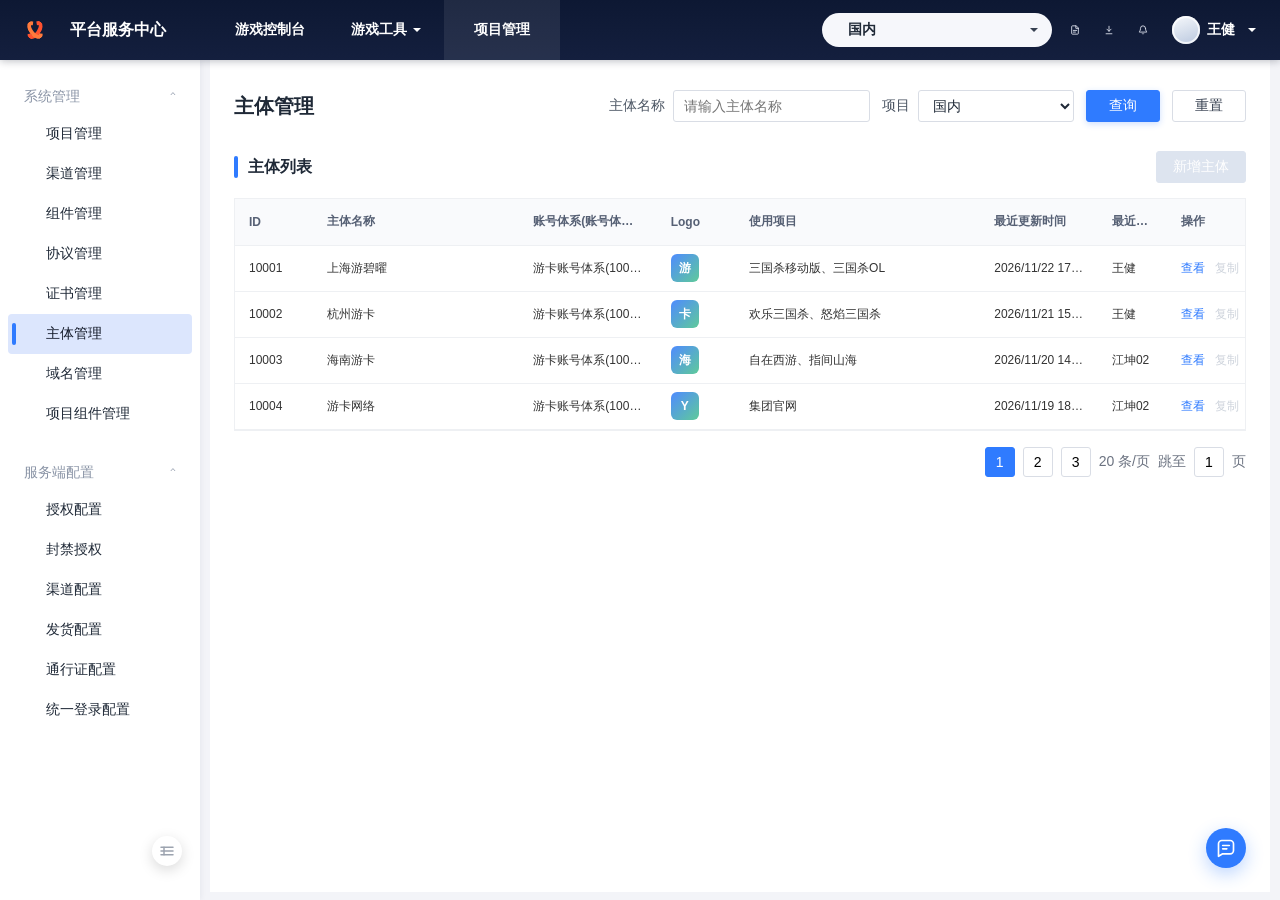
<file: index.html>
<!doctype html>
<html lang="zh-CN">
  <head>
    <meta charset="UTF-8" />
    <meta name="viewport" content="width=device-width, initial-scale=1.0" />
    <title>Account Center Config</title>
    <meta http-equiv="refresh" content="0; url=./prototype/account-center-config/" />
    <script>
      window.location.replace("./prototype/account-center-config/");
    </script>
  </head>
  <body>
    <p>Opening account center config prototype...</p>
    <p><a href="./prototype/account-center-config/">Open prototype</a></p>
  </body>
</html>
</file>
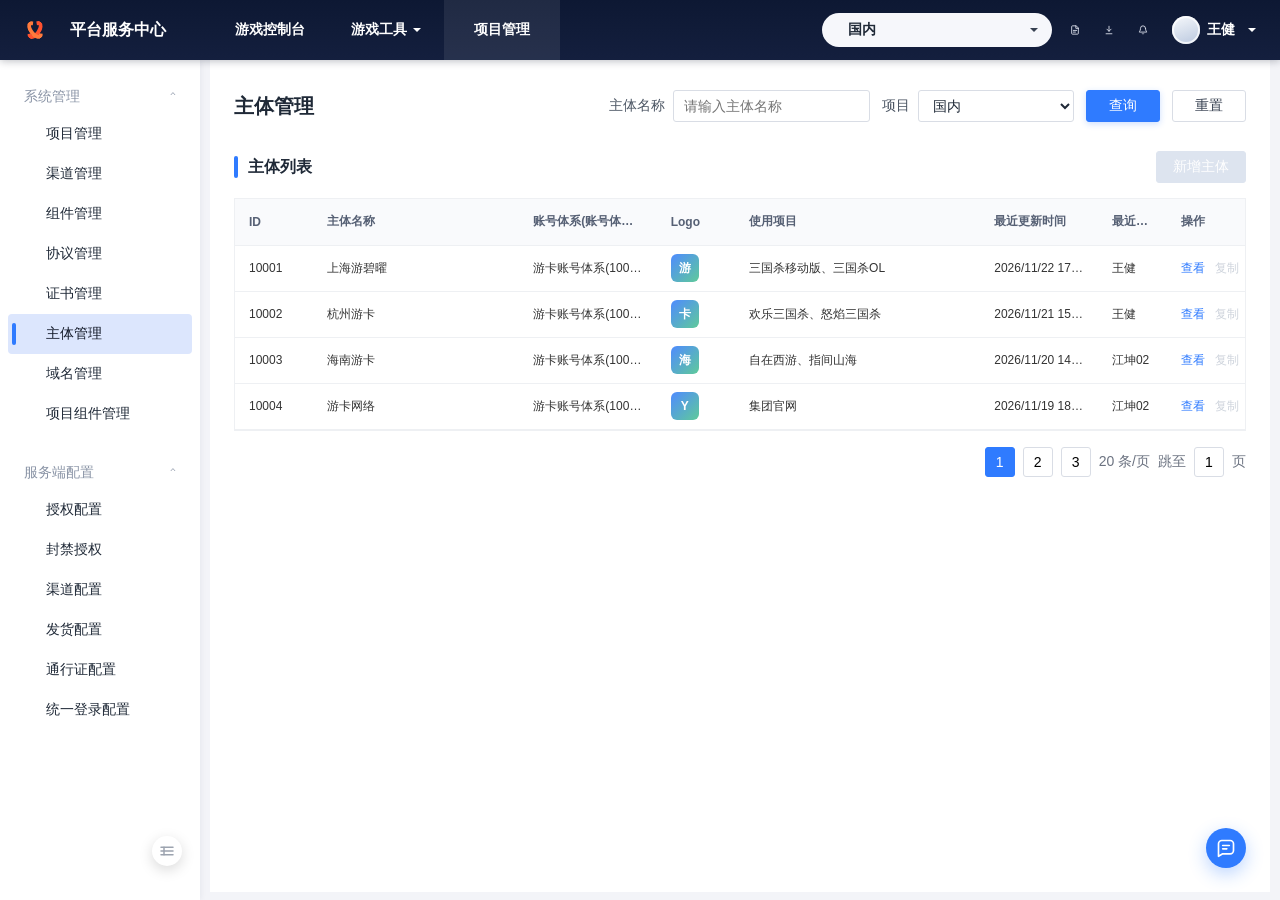
<file: prototype/account-center-config/index.html>
<!doctype html>
<html lang="zh-CN">
  <head>
    <meta charset="UTF-8" />
    <meta name="viewport" content="width=device-width, initial-scale=1.0" />
    <title>主体管理账号中心配置原型</title>
    <link rel="icon" href="data:," />
    <link rel="stylesheet" href="./styles.css" />
  </head>
  <body>
    <div class="app-shell">
      <header class="topbar">
        <div class="brand-mark" aria-hidden="true">
          <span class="brand-knot"></span>
        </div>
        <div class="brand-name">平台服务中心</div>
        <nav class="topnav" aria-label="一级导航">
          <button>游戏控制台</button>
          <button>游戏工具<span class="caret"></span></button>
          <button class="active">项目管理</button>
        </nav>
        <div class="top-actions">
          <div class="region-switcher">
            <button class="region-select" id="regionSelect" aria-haspopup="listbox" aria-expanded="false">国内<span class="caret dark"></span></button>
            <div class="region-menu" id="regionMenu" role="listbox" aria-label="选择区域">
              <button role="option" data-region="domestic" class="active">国内</button>
              <button role="option" data-region="overseas">海外</button>
            </div>
          </div>
          <button class="icon-btn" title="文档" aria-label="文档" data-icon="file"></button>
          <button class="icon-btn" title="下载" aria-label="下载" data-icon="download"></button>
          <button class="icon-btn" title="通知" aria-label="通知" data-icon="bell"></button>
          <button class="user-pill" aria-label="当前用户"><span class="avatar"></span>王健<span class="caret"></span></button>
        </div>
      </header>

      <aside class="global-sidebar">
        <section class="sidebar-group">
          <button class="group-title">系统管理<span>⌃</span></button>
          <button>项目管理</button>
          <button>渠道管理</button>
          <button>组件管理</button>
          <button>协议管理</button>
          <button>证书管理</button>
          <button class="active">主体管理</button>
          <button>域名管理</button>
          <button>项目组件管理</button>
        </section>
        <section class="sidebar-group">
          <button class="group-title">服务端配置<span>⌃</span></button>
          <button>授权配置</button>
          <button>封禁授权</button>
          <button>渠道配置</button>
          <button>发货配置</button>
          <button>通行证配置</button>
          <button>统一登录配置</button>
        </section>
        <button class="sidebar-collapse" aria-label="折叠菜单" data-icon="panel"></button>
      </aside>

      <main class="workspace">
        <section id="listView" class="view is-active">
          <div class="list-card">
            <div class="list-toolbar">
              <h1>主体管理</h1>
              <div class="filters">
                <label>主体名称<input value="" placeholder="请输入主体名称" /></label>
                <label>项目<select id="regionFilter"><option>国内</option></select></label>
                <button class="btn primary">查询</button>
                <button class="btn">重置</button>
              </div>
            </div>
            <div class="table-title">
              <span class="section-bar"></span>
              <strong>主体列表</strong>
              <button class="btn primary add-subject" disabled>新增主体</button>
            </div>
            <div class="table-wrap">
              <table class="data-table subject-table">
                <thead>
                  <tr>
                    <th>ID</th>
                    <th>主体名称</th>
                    <th>账号体系(账号体系ID)</th>
                    <th>Logo</th>
                    <th>使用项目</th>
                    <th>最近更新时间</th>
                    <th>最近更新人</th>
                    <th>操作</th>
                  </tr>
                </thead>
                <tbody id="subjectRows"></tbody>
              </table>
            </div>
            <div class="pagination">
              <button class="page active">1</button>
              <button class="page">2</button>
              <button class="page">3</button>
              <span>20 条/页</span>
              <span>跳至</span>
              <input value="1" />
              <span>页</span>
            </div>
          </div>
        </section>

        <section id="detailView" class="view">
          <div class="detail-header">
            <button class="back-btn" id="backToList" aria-label="返回主体列表" data-icon="chevron-left"></button>
            <button class="upload-tile">
              <span>＋</span>
              <small>Upload</small>
            </button>
            <div class="subject-meta">
              <h1 id="detailSubjectName">PLAYBEST</h1>
              <div class="meta-line">
                <span>账号体系ID：<b id="detailAccountId">10001</b><i class="caret dark"></i></span>
                <span>最近更新人：<b id="detailOwner">王健</b></span>
                <span>最近更新时间：<b id="detailUpdateTime">2026/11/22 17:00</b></span>
              </div>
            </div>
            <button class="btn primary save-btn" id="saveButton">保存</button>
          </div>

          <div class="config-card">
            <div class="config-title">
              <span class="section-bar"></span>
              <strong>配置信息</strong>
            </div>
            <div class="tabs" role="tablist" aria-label="配置类型">
              <button class="tab active" data-config-type="domain">域名配置</button>
              <button class="tab" data-config-type="account">账号中心</button>
              <button class="tab add-tab" disabled>＋ 新增配置类型</button>
            </div>
            <div class="domain-config-content" id="domainConfigContent"></div>
            <div class="config-layout hidden" id="accountConfigContent">
              <nav class="module-menu" id="moduleMenu" aria-label="账号中心二级配置"></nav>
              <div class="module-content" id="moduleContent"></div>
            </div>
          </div>
        </section>
      </main>
    </div>

    <div class="floating-help" title="在线咨询" data-icon="message"></div>
    <div class="toast" id="toast" role="status"></div>
    <div class="modal-mask" id="modalMask" aria-hidden="true">
      <div class="modal">
        <button class="modal-close" id="modalClose" aria-label="关闭">×</button>
        <h2 id="modalTitle">配置项</h2>
        <div id="modalText" class="modal-body">当前为高保真原型反馈。</div>
        <div class="modal-actions">
          <button class="btn" id="modalCancel">取消</button>
          <button class="btn primary" id="modalConfirm">确定</button>
        </div>
      </div>
    </div>
    <script src="./app.js"></script>
  </body>
</html>
</file>
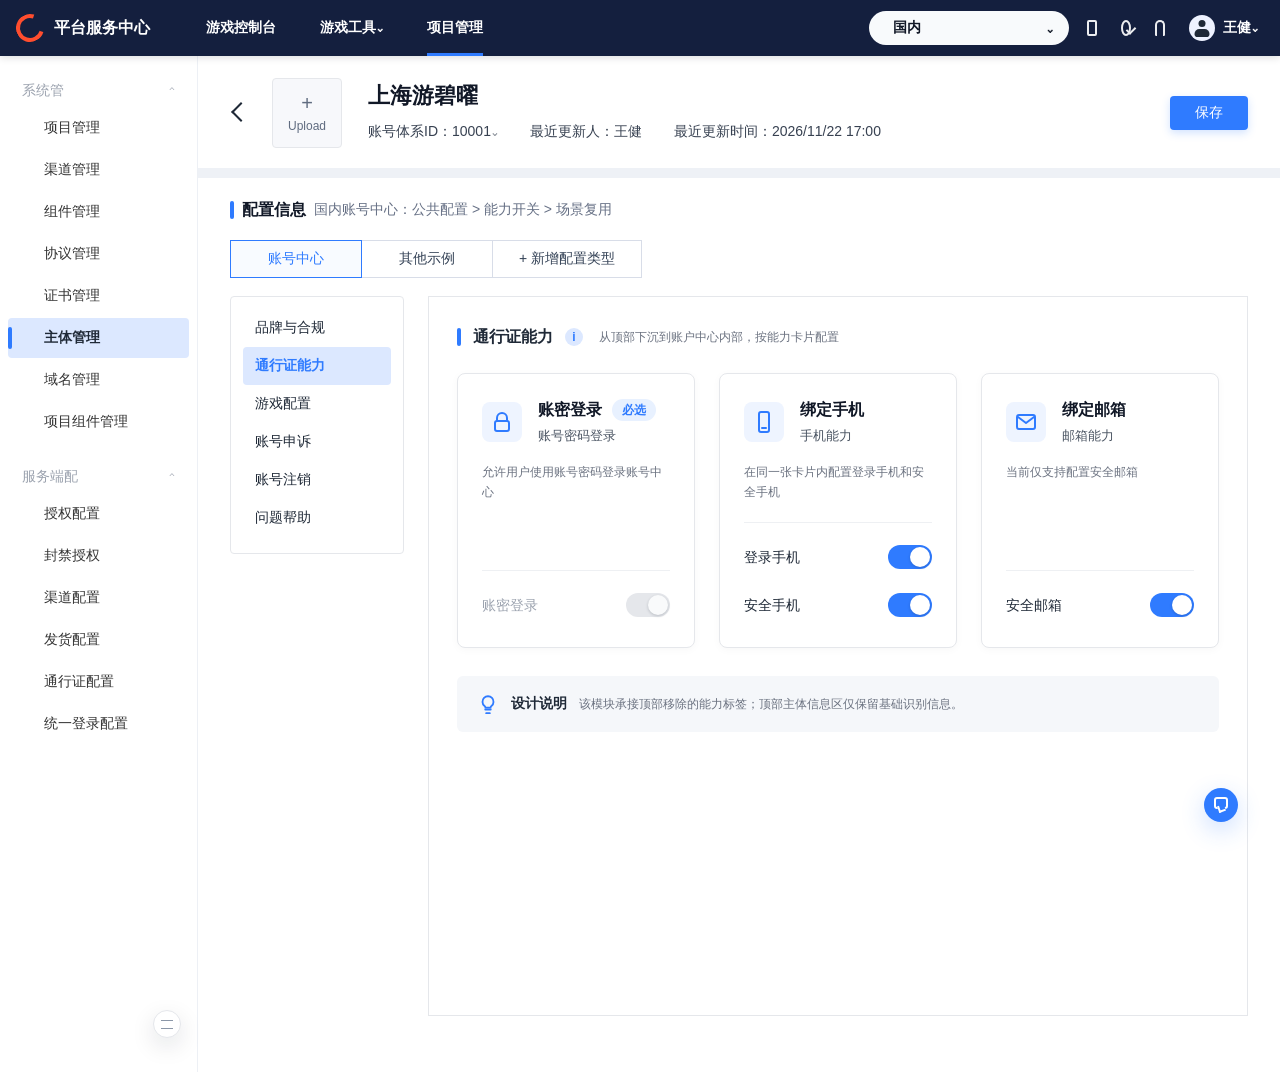
<file: prototype/passport-capability/index.html>
<!doctype html>
<html lang="zh-CN">
  <head>
    <meta charset="UTF-8" />
    <meta name="viewport" content="width=device-width, initial-scale=1.0" />
    <title>通行证能力配置设计稿</title>
    <link rel="icon" href="data:," />
    <link rel="stylesheet" href="./styles.css" />
  </head>
  <body>
    <div class="app-shell">
      <header class="topbar">
        <div class="brand">
          <span class="brand-mark" aria-hidden="true"></span>
          <span class="brand-name">平台服务中心</span>
        </div>
        <nav class="top-nav" aria-label="顶部导航">
          <a>游戏控制台</a>
          <a>游戏工具⌄</a>
          <a class="active">项目管理</a>
        </nav>
        <div class="top-actions">
          <button class="region-button" type="button">国内<span>⌄</span></button>
          <button class="icon-button" type="button" aria-label="文档">
            <span class="file-icon" aria-hidden="true"></span>
          </button>
          <button class="icon-button" type="button" aria-label="下载">
            <span class="download-icon" aria-hidden="true"></span>
          </button>
          <button class="icon-button" type="button" aria-label="通知">
            <span class="bell-icon" aria-hidden="true"></span>
          </button>
          <button class="user-button" type="button">
            <span class="avatar" aria-hidden="true"></span>
            王健⌄
          </button>
        </div>
      </header>

      <aside class="sidebar">
        <section class="side-section">
          <button class="side-title" type="button">系统管<span>⌃</span></button>
          <a>项目管理</a>
          <a>渠道管理</a>
          <a>组件管理</a>
          <a>协议管理</a>
          <a>证书管理</a>
          <a class="selected">主体管理</a>
          <a>域名管理</a>
          <a>项目组件管理</a>
        </section>
        <section class="side-section muted">
          <button class="side-title" type="button">服务端配<span>⌃</span></button>
          <a>授权配置</a>
          <a>封禁授权</a>
          <a>渠道配置</a>
          <a>发货配置</a>
          <a>通行证配置</a>
          <a>统一登录配置</a>
        </section>
        <button class="collapse-button" type="button" aria-label="收起侧栏">
          <span></span>
        </button>
      </aside>

      <main class="workspace">
        <section class="subject-header">
          <button class="back-button" type="button" aria-label="返回主体列表"></button>
          <div class="upload-box">
            <span>+</span>
            <small>Upload</small>
          </div>
          <div class="subject-meta">
            <div class="subject-title-row">
              <h1>上海游碧曜</h1>
            </div>
            <dl class="meta-list">
              <div>
                <dt>账号体系ID：</dt>
                <dd>10001⌄</dd>
              </div>
              <div>
                <dt>最近更新人：</dt>
                <dd>王健</dd>
              </div>
              <div>
                <dt>最近更新时间：</dt>
                <dd>2026/11/22 17:00</dd>
              </div>
            </dl>
          </div>
          <button id="saveButton" class="primary-button" type="button">保存</button>
        </section>

        <section class="config-board">
          <div class="config-title">
            <span class="title-accent" aria-hidden="true"></span>
            <strong>配置信息</strong>
            <span>国内账号中心：公共配置 &gt; 能力开关 &gt; 场景复用</span>
          </div>

          <div class="tabs" role="tablist" aria-label="配置类型">
            <button class="tab active" type="button">账号中心</button>
            <button class="tab" type="button">其他示例</button>
            <button class="tab add" type="button">+ 新增配置类型</button>
          </div>

          <div class="content-layout">
            <nav class="sub-menu" aria-label="账号中心二级菜单">
              <a>品牌与合规</a>
              <a class="active">通行证能力</a>
              <a>游戏配置</a>
              <a>账号申诉</a>
              <a>账号注销</a>
              <a>问题帮助</a>
            </nav>

            <section class="capability-panel" aria-labelledby="capabilityTitle">
              <div class="section-head">
                <div class="section-copy">
                  <span class="section-accent" aria-hidden="true"></span>
                  <h2 id="capabilityTitle">通行证能力</h2>
                  <button class="info-button" type="button" aria-label="通行证能力说明">
                    i
                    <span class="tooltip">
                      通行证能力用于配置账号中心内的基础账号能力，包括账密登录、手机绑定、邮箱绑定等。
                    </span>
                  </button>
                  <p>从顶部下沉到账户中心内部，按能力卡片配置</p>
                </div>
              </div>

              <div class="capability-grid">
                <article class="capability-card">
                  <header class="card-head">
                    <div class="capability-icon" aria-hidden="true">
                      <svg viewBox="0 0 24 24" focusable="false">
                        <path d="M7 11V8a5 5 0 0 1 10 0v3" />
                        <rect x="5" y="11" width="14" height="10" rx="2" />
                      </svg>
                    </div>
                    <div>
                      <div class="card-title-row">
                        <h3>账密登录</h3>
                        <span class="tag required">必选</span>
                      </div>
                      <p class="summary">账号密码登录</p>
                    </div>
                  </header>
                  <p class="description">允许用户使用账号密码登录账号中心</p>
                  <div class="setting-area">
                    <div class="setting-row disabled">
                      <span>账密登录</span>
                      <button class="switch is-on is-disabled" type="button" aria-pressed="true" disabled>
                        <span></span>
                      </button>
                    </div>
                  </div>
                </article>

                <article class="capability-card">
                  <header class="card-head">
                    <div class="capability-icon" aria-hidden="true">
                      <svg viewBox="0 0 24 24" focusable="false">
                        <rect x="7" y="2" width="10" height="20" rx="2" />
                        <path d="M10 18h4" />
                      </svg>
                    </div>
                    <div>
                      <div class="card-title-row">
                        <h3>绑定手机</h3>
                      </div>
                      <p class="summary">手机能力</p>
                    </div>
                  </header>
                  <p class="description">在同一张卡片内配置登录手机和安全手机</p>
                  <div class="setting-area">
                    <div class="setting-row">
                      <span>登录手机</span>
                      <button class="switch is-on" type="button" aria-pressed="true" data-switch="loginPhone">
                        <span></span>
                      </button>
                    </div>
                    <div class="setting-row">
                      <span>安全手机</span>
                      <button class="switch is-on" type="button" aria-pressed="true" data-switch="securePhone">
                        <span></span>
                      </button>
                    </div>
                  </div>
                </article>

                <article class="capability-card">
                  <header class="card-head">
                    <div class="capability-icon" aria-hidden="true">
                      <svg viewBox="0 0 24 24" focusable="false">
                        <rect x="3" y="5" width="18" height="14" rx="2" />
                        <path d="m4 7 8 6 8-6" />
                      </svg>
                    </div>
                    <div>
                      <div class="card-title-row">
                        <h3>绑定邮箱</h3>
                      </div>
                      <p class="summary">邮箱能力</p>
                    </div>
                  </header>
                  <p class="description">当前仅支持配置安全邮箱</p>
                  <div class="setting-area">
                    <div class="setting-row">
                      <span>安全邮箱</span>
                      <button class="switch is-on" type="button" aria-pressed="true" data-switch="secureEmail">
                        <span></span>
                      </button>
                    </div>
                  </div>
                </article>
              </div>

              <aside class="design-note">
                <div class="note-icon" aria-hidden="true">
                  <svg viewBox="0 0 24 24" focusable="false">
                    <path d="M9 18h6" />
                    <path d="M10 22h4" />
                    <path d="M8 14a6 6 0 1 1 8 0c-.8.6-1.2 1.4-1.2 2H9.2c0-.6-.4-1.4-1.2-2Z" />
                  </svg>
                </div>
                <strong>设计说明</strong>
                <span>该模块承接顶部移除的能力标签；顶部主体信息区仅保留基础识别信息。</span>
              </aside>
            </section>
          </div>
        </section>
      </main>

      <button class="float-help" type="button" aria-label="在线帮助">
        <span></span>
      </button>
    </div>

    <div id="toast" class="toast" role="status" aria-live="polite"></div>

    <script src="./app.js"></script>
  </body>
</html>
</file>
<file: prototype/account-center-config/styles.css>
:root {
  --nav-bg: #141f3e;
  --nav-bg-deep: #0d1833;
  --primary: #2f7bff;
  --primary-strong: #1d6bff;
  --primary-soft: #dce6fd;
  --primary-pale: #eef4ff;
  --page-bg: #f3f4f8;
  --card-bg: #ffffff;
  --table-head: #f9fafc;
  --border: #e5e7eb;
  --border-light: #eef0f3;
  --control-border: #d9dde5;
  --text-main: #333333;
  --text-title: #1f2937;
  --text-strong: #111827;
  --text-muted: #6b7280;
  --text-soft: #8a94a6;
  --danger: #f05252;
  --success: #19a56b;
  --warning: #f59e0b;
  --shadow-light: 0 2px 8px rgba(0, 0, 0, 0.03);
}

.hidden {
  display: none !important;
}

* {
  box-sizing: border-box;
}

html,
body {
  margin: 0;
  min-width: 1280px;
  min-height: 100%;
  color: var(--text-main);
  background: var(--page-bg);
  font-family: "Microsoft YaHei", "PingFang SC", Arial, sans-serif;
  font-size: 14px;
  letter-spacing: 0;
}

button,
input,
select,
textarea {
  font: inherit;
}

button {
  cursor: pointer;
}

.app-shell {
  min-height: 100vh;
  padding-top: 60px;
  padding-left: 200px;
}

.topbar {
  position: fixed;
  z-index: 30;
  inset: 0 0 auto 0;
  height: 60px;
  display: flex;
  align-items: center;
  gap: 18px;
  padding: 0 18px;
  color: #fff;
  background: linear-gradient(180deg, var(--nav-bg-deep), var(--nav-bg));
  box-shadow: 0 1px 8px rgba(10, 17, 36, 0.28);
}

.brand-mark {
  width: 34px;
  height: 34px;
  display: grid;
  place-items: center;
}

.brand-knot {
  position: relative;
  width: 28px;
  height: 28px;
}

.brand-knot::before,
.brand-knot::after {
  content: "";
  position: absolute;
  inset: 4px 8px;
  border: 4px solid #ff512f;
  border-left-color: transparent;
  border-radius: 50%;
  transform: rotate(35deg);
}

.brand-knot::after {
  border-color: #ff7a3c;
  border-right-color: transparent;
  transform: rotate(-38deg);
}

.brand-name {
  font-size: 16px;
  font-weight: 700;
  white-space: nowrap;
}

.topnav {
  display: flex;
  height: 100%;
  margin-left: 28px;
}

.topnav button {
  min-width: 116px;
  height: 60px;
  color: #fff;
  border: 0;
  background: transparent;
  font-weight: 600;
}

.topnav button.active {
  background: rgba(255, 255, 255, 0.08);
}

.top-actions {
  margin-left: auto;
  display: flex;
  align-items: center;
  gap: 12px;
}

.region-switcher {
  position: relative;
}

.region-select {
  width: 230px;
  height: 34px;
  padding: 0 14px 0 26px;
  display: flex;
  align-items: center;
  justify-content: space-between;
  color: #1f2937;
  border: 0;
  border-radius: 18px;
  background: #f6f7fb;
  font-weight: 600;
}

.region-menu {
  position: absolute;
  top: calc(100% + 6px);
  left: 0;
  z-index: 30;
  width: 230px;
  padding: 6px;
  border: 1px solid rgba(31, 41, 55, 0.12);
  border-radius: 8px;
  background: #fff;
  box-shadow: 0 12px 30px rgba(15, 23, 42, 0.18);
  display: none;
}

.region-menu.is-open {
  display: block;
}

.region-menu button {
  width: 100%;
  height: 34px;
  padding: 0 14px;
  border: 0;
  border-radius: 5px;
  background: transparent;
  color: #1f2937;
  text-align: left;
  font-weight: 600;
}

.region-menu button:hover,
.region-menu button.active {
  color: var(--primary);
  background: var(--primary-soft);
}

.icon-btn,
.user-pill,
.back-btn,
.sidebar-collapse,
.floating-help {
  display: inline-flex;
  align-items: center;
  justify-content: center;
  border: 0;
  background: transparent;
}

.icon-btn {
  width: 22px;
  height: 22px;
  color: #e7ebf6;
}

.user-pill {
  gap: 7px;
  height: 34px;
  color: #fff;
  font-weight: 600;
}

.avatar {
  width: 28px;
  height: 28px;
  border-radius: 50%;
  background: linear-gradient(160deg, #f8fafc, #b9c7de);
  box-shadow: inset 0 0 0 2px rgba(255, 255, 255, 0.75);
}

.caret {
  display: inline-block;
  margin-left: 6px;
  border: 4px solid transparent;
  border-top-color: currentColor;
  transform: translateY(2px);
}

.caret.dark {
  color: #374151;
}

.global-sidebar {
  position: fixed;
  z-index: 20;
  top: 60px;
  bottom: 0;
  left: 0;
  width: 200px;
  padding: 20px 8px 24px;
  background: #fff;
  box-shadow: 1px 0 6px rgba(20, 31, 62, 0.06);
}

.sidebar-group {
  margin-bottom: 22px;
}

.sidebar-group button {
  position: relative;
  width: 100%;
  height: 40px;
  padding: 0 16px 0 38px;
  text-align: left;
  color: #1f2937;
  border: 0;
  border-radius: 4px;
  background: transparent;
  white-space: nowrap;
}

.sidebar-group .group-title {
  height: 34px;
  padding-left: 16px;
  color: #8a94a6;
}

.group-title span {
  float: right;
}

.sidebar-group button.active {
  color: #111827;
  background: var(--primary-soft);
}

.sidebar-group button.active::before {
  content: "";
  position: absolute;
  left: 4px;
  top: 9px;
  width: 4px;
  height: 22px;
  border-radius: 2px;
  background: var(--primary);
}

.sidebar-collapse {
  position: absolute;
  right: 18px;
  bottom: 34px;
  width: 30px;
  height: 30px;
  color: #9ca3af;
  border-radius: 50%;
  background: #fff;
  box-shadow: 0 4px 14px rgba(0, 0, 0, 0.15);
}

.workspace {
  min-height: calc(100vh - 60px);
  padding: 0 10px;
  background: var(--page-bg);
}

.view {
  display: none;
}

.view.is-active {
  display: block;
}

.list-card,
.config-card,
.detail-header {
  background: #fff;
}

.list-card {
  min-height: calc(100vh - 68px);
  padding: 30px 24px;
}

.list-toolbar {
  display: flex;
  align-items: center;
  gap: 24px;
  margin-bottom: 28px;
}

.list-toolbar h1 {
  margin: 0 auto 0 0;
  color: var(--text-title);
  font-size: 20px;
  font-weight: 700;
}

.filters {
  display: flex;
  align-items: center;
  gap: 12px;
}

.filters label {
  display: inline-flex;
  align-items: center;
  gap: 8px;
  color: #4b5563;
}

.filters input,
.filters select,
.form-control input,
.form-control textarea,
.form-control select {
  height: 32px;
  min-width: 156px;
  padding: 0 10px;
  color: #1f2937;
  border: 1px solid var(--control-border);
  border-radius: 3px;
  background: #fff;
}

.btn {
  height: 32px;
  min-width: 74px;
  padding: 0 16px;
  color: #374151;
  border: 1px solid var(--control-border);
  border-radius: 3px;
  background: #fff;
}

.btn.primary {
  color: #fff;
  border-color: var(--primary);
  background: var(--primary);
  box-shadow: 0 2px 6px rgba(47, 123, 255, 0.24);
}

.btn.primary:hover,
.switch.is-on:hover {
  background: var(--primary-strong);
}

.btn:disabled,
.tab:disabled,
.upload-square:disabled {
  cursor: not-allowed;
  opacity: 0.48;
  box-shadow: none;
}

.btn.primary:disabled {
  border-color: #b9c7de;
  background: #b9c7de;
}

.btn.link {
  min-width: 0;
  height: auto;
  padding: 0;
  color: var(--primary);
  border: 0;
  background: transparent;
  box-shadow: none;
}

.btn.danger-link {
  color: var(--danger);
}

.btn.link:disabled,
.btn.danger-link:disabled {
  color: #9aa6b8;
}

.table-title,
.config-title,
.module-heading {
  display: flex;
  align-items: center;
}

.table-title {
  height: 34px;
  margin-bottom: 14px;
}

.table-title strong,
.config-title strong,
.module-heading h2 {
  color: var(--text-title);
  font-size: 16px;
  font-weight: 700;
}

.section-bar {
  width: 4px;
  height: 22px;
  margin-right: 10px;
  border-radius: 2px;
  background: var(--primary);
}

.add-subject {
  margin-left: auto;
}

.table-wrap {
  border: 1px solid var(--border-light);
  overflow: hidden;
}

.data-table {
  width: 100%;
  border-collapse: collapse;
  table-layout: fixed;
}

.data-table th,
.data-table td {
  height: 46px;
  padding: 0 14px;
  text-align: left;
  border-bottom: 1px solid var(--border-light);
  white-space: nowrap;
  overflow: hidden;
  text-overflow: ellipsis;
  font-size: 12px;
}

.data-table th {
  color: #566074;
  background: var(--table-head);
  font-weight: 700;
}

.subject-table th:nth-child(1) {
  width: 8%;
}

.subject-table th:nth-child(2) {
  width: 21%;
}

.subject-table th:nth-child(3) {
  width: 14%;
}

.subject-table th:nth-child(4) {
  width: 8%;
}

.subject-table th:nth-child(5) {
  width: 25%;
}

.subject-table th:nth-child(6) {
  width: 12%;
}

.subject-table th:nth-child(7) {
  width: 7%;
}

.subject-table th:nth-child(8) {
  width: 8%;
}

.logo-mini,
.game-icon {
  display: inline-flex;
  align-items: center;
  justify-content: center;
  color: #fff;
  font-weight: 700;
  background: linear-gradient(135deg, #4f8bff, #5fca9a);
}

.logo-mini {
  width: 28px;
  height: 28px;
  border-radius: 6px;
}

.pagination {
  height: 62px;
  display: flex;
  justify-content: flex-end;
  align-items: center;
  gap: 8px;
  color: #6b7280;
}

.page,
.pagination input {
  width: 30px;
  height: 30px;
  text-align: center;
  border: 1px solid var(--control-border);
  border-radius: 3px;
  background: #fff;
}

.page.active {
  color: #fff;
  border-color: var(--primary);
  background: var(--primary);
}

.detail-header {
  position: relative;
  height: 98px;
  display: flex;
  align-items: center;
  gap: 24px;
  padding: 0 64px 0 20px;
  margin-bottom: 10px;
}

.back-btn {
  width: 30px;
  height: 42px;
  color: #1f2937;
}

.upload-tile {
  width: 64px;
  height: 64px;
  display: flex;
  flex-direction: column;
  align-items: center;
  justify-content: center;
  gap: 6px;
  color: #4b5563;
  border: 1px solid #e5e7eb;
  border-radius: 3px;
  background: #f8f9fb;
}

.upload-tile span {
  font-size: 16px;
  color: #111827;
}

.upload-tile small {
  font-size: 12px;
}

.subject-meta h1 {
  margin: 0 0 12px;
  color: #0f172a;
  font-size: 20px;
  line-height: 26px;
}

.meta-line {
  display: flex;
  gap: 48px;
  color: #4b5563;
  font-size: 13px;
}

.meta-line b {
  color: #374151;
  font-weight: 500;
}

.save-btn {
  margin-left: auto;
  width: 76px;
  height: 32px;
}

.save-btn.is-loading {
  opacity: 0.75;
  pointer-events: none;
}

.config-card {
  min-height: calc(100vh - 184px);
  padding: 20px 20px 48px;
}

.config-title {
  gap: 0;
  height: 24px;
  margin-bottom: 12px;
}

.breadcrumb {
  margin-left: 12px;
  color: #6b7280;
  font-size: 12px;
}

.tabs {
  display: flex;
  align-items: center;
  height: 36px;
  margin-bottom: 16px;
}

.tab {
  width: 128px;
  height: 36px;
  color: #1f2937;
  border: 1px solid var(--control-border);
  border-right: 1px solid var(--control-border);
  background: #fff;
  font-size: 14px;
  font-weight: 400;
  margin-right: -1px;
}

.tab.add-tab {
  width: 146px;
}

.tab.active {
  color: var(--primary);
  box-shadow: inset 0 0 0 1px var(--primary);
  background: #f6f9ff;
}

.config-layout {
  display: grid;
  grid-template-columns: 204px minmax(0, 1fr);
  gap: 40px;
  align-items: start;
}

.domain-config-content {
  min-height: 820px;
}

.domain-config-panel {
  display: grid;
  grid-template-columns: 168px minmax(0, 1fr);
  gap: 16px;
  min-height: 820px;
  background: #fff;
}

.domain-menu {
  padding: 10px;
  border: 1px solid #e7e7e7;
  background: #fff;
}

.domain-menu-item {
  width: 100%;
  height: 32px;
  padding: 0 10px;
  color: #1f2937;
  text-align: left;
  border: 0;
  border-radius: 4px;
  background: transparent;
  font-size: 14px;
}

.domain-menu-item.active {
  color: var(--primary);
  background: #dce6fd;
  font-weight: 600;
}

.domain-form-panel {
  padding: 39px 39px 0;
  border: 1px solid #e7e7e7;
}

.domain-heading {
  height: 24px;
  margin-bottom: 30px;
}

.domain-heading h2 {
  font-size: 16px;
  font-weight: 700;
}

.domain-form {
  display: flex;
  flex-direction: column;
  gap: 24px;
}

.domain-field-group h3 {
  margin: 0 0 12px;
  color: #111827;
  font-size: 14px;
  line-height: 20px;
  font-weight: 700;
}

.domain-field-grid {
  display: grid;
  grid-template-columns: minmax(320px, 520px) minmax(320px, 520px);
  column-gap: 24px;
  row-gap: 14px;
  max-width: 1118px;
}

.domain-field-grid.single {
  grid-template-columns: minmax(320px, 520px);
}

.domain-field {
  display: grid;
  grid-template-columns: auto minmax(0, 520px);
  align-items: center;
  gap: 10px;
  min-width: 0;
}

.domain-field span {
  display: flex;
  align-items: center;
  gap: 4px;
  color: #1f2937;
  font-size: 14px;
  line-height: 20px;
  white-space: nowrap;
}

.domain-field .info-dot {
  width: 14px;
  height: 14px;
  display: inline-flex;
  align-items: center;
  justify-content: center;
  color: #1677ff;
  border: 1px solid #1677ff;
  border-radius: 50%;
  background: #e8f2ff;
  font-style: normal;
  font-size: 10px;
  line-height: 12px;
}

.domain-field input {
  width: 100%;
  height: 32px;
  padding: 0 18px;
  color: #1f2937;
  border: 1px solid #d9d9d9;
  border-radius: 3px;
  background: #fff;
  font-size: 13px;
  outline: none;
}

.domain-field input:focus {
  border-color: var(--primary);
  box-shadow: 0 0 0 2px rgba(47, 123, 255, 0.08);
}

.module-menu {
  width: 204px;
  padding: 16px 12px;
  border: 1px solid var(--border);
  border-radius: 4px;
  background: #fff;
}

.module-item {
  width: 100%;
  height: 38px;
  padding: 0 12px;
  text-align: left;
  color: #1f2937;
  border: 0;
  border-radius: 5px;
  background: transparent;
  white-space: nowrap;
}

.module-item.active {
  color: var(--primary);
  background: var(--primary-soft);
  font-weight: 700;
}

.module-content {
  min-width: 0;
  padding: 34px 0 0;
}

.module-heading {
  min-height: 40px;
  margin-bottom: 24px;
}

.module-heading h2 {
  margin: 0;
  line-height: 1;
}

.module-heading .info-dot {
  width: 18px;
  height: 18px;
  margin-left: 14px;
  display: inline-flex;
  align-items: center;
  justify-content: center;
  color: var(--primary);
  border-radius: 50%;
  background: var(--primary-soft);
  font-size: 12px;
  font-weight: 700;
}

.module-heading .hint {
  margin-left: 10px;
  color: #6b7280;
  font-size: 12px;
}

.module-heading .module-action {
  margin-left: auto;
}

.form-section {
  max-width: 1050px;
  margin-bottom: 26px;
  padding-bottom: 20px;
  border-bottom: 1px solid var(--border-light);
}

.form-section:last-child {
  border-bottom: 0;
}

.form-section h3 {
  margin: 0 0 16px;
  color: #111827;
  font-size: 15px;
  font-weight: 700;
}

.brand-form {
  max-width: 1232px;
  color: #1f2937;
}

.site-form {
  max-width: 1320px;
  color: #1f2937;
}

.language-checks {
  display: flex;
  align-items: center;
  gap: 34px;
  min-height: 32px;
  margin-bottom: 26px;
}

.language-checks label,
.modal-checks label {
  user-select: none;
}

.language-checks input {
  width: 16px;
  height: 16px;
  margin: 0 8px 0 0;
  vertical-align: -3px;
  accent-color: var(--primary);
}

.brand-section-title {
  margin: 26px 0 14px;
  color: #111827;
  font-size: 14px;
  font-weight: 500;
}

.brand-section-title:first-of-type {
  margin-top: 0;
}

.logo-config-grid {
  display: grid;
  grid-template-columns: minmax(420px, 1fr) minmax(420px, 1fr);
  gap: 72px;
  max-width: 960px;
}

.logo-config {
  display: grid;
  grid-template-columns: 86px 104px 1fr;
  align-items: start;
  gap: 16px;
}

.logo-config label,
.brand-field-row label {
  display: inline-flex;
  align-items: center;
  gap: 5px;
  min-height: 32px;
  color: #1f2937;
  font-size: 14px;
  white-space: nowrap;
}

.info-dot.small {
  width: 14px;
  height: 14px;
  display: inline-flex;
  align-items: center;
  justify-content: center;
  color: var(--primary);
  border: 1px solid var(--primary);
  border-radius: 50%;
  font-size: 10px;
  line-height: 1;
  font-weight: 700;
}

.upload-square {
  width: 104px;
  height: 104px;
  display: flex;
  flex-direction: column;
  align-items: center;
  justify-content: center;
  gap: 10px;
  color: #7b8392;
  border: 1px dashed #cdd4df;
  border-radius: 2px;
  background: #fff;
}

.upload-square span {
  color: #333;
  font-size: 24px;
  line-height: 1;
}

.upload-square small {
  font-size: 14px;
}

.logo-config p {
  margin: 3px 0 0;
  color: #8a8f99;
  line-height: 22px;
  font-size: 14px;
}

.brand-field-row {
  display: grid;
  grid-template-columns: 74px minmax(260px, 520px) 74px minmax(260px, 520px);
  gap: 8px 18px;
  align-items: center;
  margin-bottom: 18px;
}

.brand-field-row input,
.inline-input {
  width: 100%;
  height: 32px;
  min-width: 0;
  padding: 0 12px;
  color: #1f2937;
  border: 1px solid var(--control-border);
  border-radius: 3px;
  background: #fff;
}

.brand-field-row input::placeholder,
.inline-input::placeholder {
  color: #b5bcc8;
}

.dynamic-row {
  margin-bottom: 8px;
}

.form-grid {
  display: grid;
  grid-template-columns: repeat(2, minmax(320px, 1fr));
  gap: 16px 30px;
}

.form-control label {
  display: block;
  margin-bottom: 8px;
  color: #4b5563;
  font-size: 13px;
}

.form-control input,
.form-control textarea,
.form-control select {
  width: 100%;
  min-width: 0;
}

.form-control textarea {
  height: 88px;
  padding-top: 8px;
  line-height: 20px;
  resize: none;
}

.protocol-list {
  display: grid;
  gap: 8px;
}

.protocol-row,
.faq-add,
.game-add {
  display: flex;
  align-items: center;
  border-radius: 4px;
}

.protocol-row {
  min-height: 46px;
  padding: 0 14px;
  border: 1px solid var(--border-light);
}

.protocol-row strong {
  width: 120px;
  color: #1f2937;
}

.protocol-row span {
  flex: 1;
  color: #6b7280;
  overflow: hidden;
  text-overflow: ellipsis;
  white-space: nowrap;
}

.row-actions,
.action-links {
  display: flex;
  align-items: center;
  gap: 18px;
  margin-left: 18px;
}

.action-links {
  margin-left: 0;
}

.full-add-button,
.dashed-add,
.faq-add,
.game-add {
  width: 100%;
  height: 42px;
  display: flex;
  align-items: center;
  justify-content: center;
  color: var(--primary);
  border: 1px dashed var(--primary);
  border-radius: 2px;
  background: #fff;
  font-size: 13px;
}

.full-add-button:hover {
  background: #f7fbff;
}

.passport-grid {
  display: grid;
  grid-template-columns: repeat(3, 360px);
  gap: 24px;
  max-width: 1128px;
}

.ability-card {
  position: relative;
  width: 360px;
  height: 200px;
  padding: 24px;
  border: 1px solid #e5e7eb;
  border-radius: 8px;
  background: #fff;
  box-shadow: 0 2px 8px rgba(0, 0, 0, 0.03);
  transition: border-color 0.16s ease, box-shadow 0.16s ease;
}

.ability-card:hover {
  border-color: #d7e2f1;
  box-shadow: 0 2px 8px rgba(0, 0, 0, 0.04);
}

.ability-card-top {
  display: flex;
  align-items: start;
  justify-content: space-between;
  gap: 16px;
}

.ability-head {
  display: flex;
  align-items: center;
  gap: 12px;
  min-width: 0;
  margin-bottom: 0;
}

.ability-icon {
  width: 40px;
  height: 40px;
  display: flex;
  align-items: center;
  justify-content: center;
  color: var(--primary);
  border-radius: 8px;
  background: #eef4ff;
}

.ability-icon svg {
  width: 24px;
  height: 24px;
  stroke-width: 2;
}

.ability-title {
  display: flex;
  align-items: center;
  gap: 10px;
}

.ability-title h3 {
  margin: 0;
  color: var(--text-strong);
  font-size: 16px;
  font-weight: 700;
  line-height: 24px;
}

.tag {
  height: 22px;
  padding: 0 10px;
  display: inline-flex;
  align-items: center;
  color: var(--primary);
  border-radius: 11px;
  background: #e3efff;
  font-size: 12px;
  font-weight: 700;
}

.ability-desc {
  min-height: 40px;
  margin-top: 28px;
  color: #4b5563;
  line-height: 20px;
  font-size: 13px;
}

.ability-desc small {
  display: block;
  width: 312px;
  margin-top: 0;
  color: #6b7280;
  font-size: 12px;
  line-height: 20px;
  overflow: hidden;
  text-overflow: ellipsis;
  white-space: normal;
}

.ability-divider {
  position: absolute;
  left: 24px;
  right: 24px;
  bottom: 60px;
  height: 1px;
  background: #eef0f3;
}

.ability-checks {
  position: absolute;
  left: 24px;
  right: 24px;
  bottom: 20px;
  display: flex;
  align-items: center;
  gap: 24px;
}

.ability-checks label {
  display: inline-flex;
  align-items: center;
  gap: 8px;
  color: #1f2937;
  font-size: 13px;
  line-height: 20px;
  white-space: nowrap;
}

.ability-checks input {
  width: 14px;
  height: 14px;
  margin: 0;
  accent-color: #2f7bff;
}

.ability-checks input:disabled {
  cursor: default;
}

.setting-row {
  height: 36px;
  display: flex;
  align-items: center;
  justify-content: space-between;
  color: #1f2937;
  font-size: 14px;
}

.setting-row + .setting-row {
  margin-top: 12px;
}

.setting-row.is-disabled {
  color: #9ca3af;
}

.switch {
  position: relative;
  width: 44px;
  height: 24px;
  flex: 0 0 auto;
  border: 0;
  border-radius: 999px;
  background: #d1d5db;
  transition: background 0.16s ease;
}

.switch::after {
  content: "";
  position: absolute;
  top: 3px;
  left: 3px;
  width: 18px;
  height: 18px;
  border-radius: 50%;
  background: #fff;
  box-shadow: 0 1px 4px rgba(0, 0, 0, 0.22);
  transition: transform 0.16s ease;
}

.switch.is-on {
  background: var(--primary);
}

.switch.is-on::after {
  transform: translateX(20px);
}

.switch.is-disabled {
  background: #e5e7eb;
  cursor: not-allowed;
}

.switch.is-disabled::after {
  background: #f9fafb;
  box-shadow: none;
}

.note-block {
  max-width: 1320px;
  min-height: 56px;
  margin-top: 28px;
  padding: 16px 20px;
  display: flex;
  align-items: center;
  gap: 12px;
  color: #6b7280;
  border: 1px solid #edf0f6;
  border-radius: 6px;
  background: #f5f7fa;
  font-size: 12px;
}

.note-block .note-icon {
  color: var(--primary);
}

.note-block strong {
  margin-right: 14px;
  color: #1f2937;
  font-size: 14px;
}

.game-table-wrap {
  border-bottom: 0;
}

.game-table th,
.game-table td {
  padding-left: 10px;
  padding-right: 10px;
}

.game-table th:nth-child(1) {
  width: 36px;
}

.game-table th:nth-child(2) {
  width: 16%;
}

.game-table th:nth-child(3) {
  width: 13%;
}

.game-table th:nth-child(4),
.game-table th:nth-child(5),
.game-table th:nth-child(6) {
  width: 10.5%;
}

.game-table th:nth-child(7) {
  width: 16%;
}

.game-table th:nth-child(8) {
  width: 8%;
}

.game-table th:nth-child(9) {
  width: 9%;
}

.game-table td:nth-child(4),
.game-table td:nth-child(5),
.game-table td:nth-child(6) {
  overflow: visible;
  text-overflow: clip;
}

.game-table td:nth-child(3) {
  overflow: visible;
  text-overflow: clip;
}

.drag-cell {
  color: #b3bfd2;
  cursor: grab;
  font-size: 20px;
  text-align: center;
  user-select: none;
}

.drag-cell:active {
  cursor: grabbing;
}

.game-table tbody tr,
.faq-table tbody tr {
  transition: background 0.15s ease;
}

.game-table tbody tr.is-dragging,
.faq-table tbody tr.is-dragging {
  opacity: 0.48;
  background: #eef4ff;
}

.game-table tbody tr.is-drop-before td,
.faq-table tbody tr.is-drop-before td {
  box-shadow: inset 0 2px 0 #2f7bff;
}

.game-table tbody tr.is-drop-after td,
.faq-table tbody tr.is-drop-after td {
  box-shadow: inset 0 -2px 0 #2f7bff;
}

.game-name {
  display: inline-flex;
  align-items: center;
  gap: 10px;
  min-width: 0;
}

.game-icon {
  width: 30px;
  height: 30px;
  flex: 0 0 auto;
  border-radius: 7px;
  font-size: 13px;
}

.mini-tag {
  display: inline-flex;
  align-items: center;
  justify-content: center;
  min-width: 18px;
  height: 18px;
  margin-left: 6px;
  padding: 0 4px;
  color: #2f7bff;
  border: 1px solid #bcd2ff;
  border-radius: 2px;
  background: #eef4ff;
  font-size: 10px;
}

.status-card {
  width: 64px;
  height: 26px;
  display: inline-flex;
  align-items: center;
  gap: 6px;
  justify-content: center;
  border: 1px solid transparent;
  border-radius: 3px;
  font-size: 12px;
  font-weight: 500;
}

.status-card i {
  width: 7px;
  height: 7px;
  border-radius: 50%;
  background: currentColor;
}

.status-card.on {
  color: #08a66d;
  border-color: #08c57d;
  background: #f7fffb;
}

.status-card.off {
  color: #9aa6b8;
  border-color: #e5e9f0;
  background: #f5f7fa;
}

.editor {
  border: 1px solid var(--border);
  border-radius: 4px;
  overflow: hidden;
  background: #fff;
}

.editor-toolbar {
  height: 38px;
  display: flex;
  align-items: center;
  gap: 6px;
  padding: 0 10px;
  color: #4b5563;
  border-bottom: 1px solid var(--border-light);
  background: #fafbfe;
}

.editor-toolbar button {
  width: 28px;
  height: 26px;
  color: #374151;
  border: 1px solid transparent;
  border-radius: 3px;
  background: transparent;
  font-weight: 700;
}

.editor-body {
  min-height: 180px;
  padding: 14px 16px;
  color: #4b5563;
  line-height: 24px;
}

.empty-state {
  max-width: 880px;
  min-height: 280px;
  display: flex;
  flex-direction: column;
  align-items: center;
  justify-content: center;
  gap: 12px;
  color: #6b7280;
  border: 1px dashed #d9e0ea;
  border-radius: 6px;
  background: #fbfcff;
}

.empty-state .empty-icon {
  width: 56px;
  height: 56px;
  display: grid;
  place-items: center;
  color: var(--primary);
  border-radius: 50%;
  background: var(--primary-pale);
}

.empty-state strong {
  color: #1f2937;
  font-size: 16px;
}

.help-layout {
  max-width: 1232px;
}

.help-layout h3 {
  margin: 0 0 12px;
  color: #111827;
  font-size: 14px;
  font-weight: 600;
}

.faq-table th:nth-child(1) {
  width: 36px;
}

.faq-table th:nth-child(2) {
  width: 72px;
}

.faq-table th:nth-child(3) {
  width: 34%;
}

.faq-table th:nth-child(5) {
  width: 150px;
}

.faq-table td:nth-child(3),
.faq-table td:nth-child(4) {
  overflow: visible;
  text-overflow: clip;
}

.support-card {
  margin-top: 12px;
}

.support-card h3 {
  margin: 0 0 16px;
  color: #111827;
  font-size: 14px;
}

.support-row {
  max-width: 1040px;
}

.site-table-wrap {
  margin-bottom: 0;
}

.site-table th:nth-child(1) {
  width: 40px;
}

.site-table th:nth-child(2) {
  width: 16%;
}

.site-table th:nth-child(3) {
  width: 38%;
}

.site-table th:nth-child(4) {
  width: 28%;
}

.site-table th:nth-child(5) {
  width: 120px;
}

.site-table td:nth-child(3),
.site-table td:nth-child(4) {
  overflow: visible;
  text-overflow: clip;
}

.table-link {
  color: #334155;
  text-decoration: underline;
  text-underline-offset: 2px;
}

.language-badges {
  display: inline-flex;
  align-items: center;
  gap: 14px;
  white-space: nowrap;
}

.language-badge {
  min-width: 66px;
  height: 26px;
  padding: 0 16px;
  display: inline-flex;
  align-items: center;
  justify-content: center;
  border: 1px solid #e5e9f0;
  border-radius: 4px;
  background: #f5f7fa;
  color: #9aa6b8;
  font-size: 12px;
  font-weight: 600;
}

.language-badge.active {
  color: #08a66d;
  border-color: #08c57d;
  background: #f7fffb;
}

.language-badge.inactive {
  color: #9aa6b8;
  border-color: #e5e9f0;
  background: #f5f7fa;
}

.overseas-ability-grid {
  max-width: 1128px;
}

.overseas-game-table th:nth-child(1) {
  width: 36px;
}

.overseas-game-table th:nth-child(2) {
  width: 16%;
}

.overseas-game-table th:nth-child(3) {
  width: 27%;
}

.overseas-game-table th:nth-child(4) {
  width: 9%;
}

.overseas-game-table th:nth-child(5),
.overseas-game-table th:nth-child(6) {
  width: 8.5%;
}

.overseas-game-table th:nth-child(7) {
  width: 15%;
}

.overseas-game-table th:nth-child(8) {
  width: 8%;
}

.overseas-game-table th:nth-child(9) {
  width: 8%;
}

.overseas-game-table td:nth-child(3) {
  overflow: visible;
  text-overflow: clip;
}

.floating-help {
  position: fixed;
  z-index: 28;
  right: 34px;
  bottom: 32px;
  width: 40px;
  height: 40px;
  color: #fff;
  border-radius: 50%;
  background: var(--primary);
  box-shadow: 0 6px 18px rgba(47, 123, 255, 0.32);
}

.toast {
  position: fixed;
  z-index: 70;
  top: 74px;
  left: 50%;
  min-width: 160px;
  padding: 10px 18px;
  color: #1f2937;
  border: 1px solid #dbe8ff;
  border-radius: 4px;
  background: #fff;
  box-shadow: 0 10px 28px rgba(15, 23, 42, 0.16);
  opacity: 0;
  pointer-events: none;
  transform: translate(-50%, -8px);
  transition: opacity 0.18s ease, transform 0.18s ease;
}

.toast.is-visible {
  opacity: 1;
  transform: translate(-50%, 0);
}

.modal-mask {
  position: fixed;
  z-index: 60;
  inset: 0;
  display: none;
  align-items: center;
  justify-content: center;
  background: rgba(0, 0, 0, 0.22);
}

.modal-mask.is-open {
  display: flex;
}

.modal {
  position: relative;
  width: 520px;
  max-height: calc(100vh - 112px);
  padding: 0 0 91px;
  border-radius: 6px;
  background: #fff;
  box-shadow: 0 8px 12px rgba(0, 0, 0, 0.22);
  overflow: hidden;
}

.modal h2 {
  height: 64px;
  margin: 0;
  padding: 0 56px;
  color: #111827;
  border-bottom: 1px solid #eef0f3;
  font-family: Inter, "Noto Sans SC", sans-serif;
  font-size: 16px;
  font-weight: 700;
  line-height: 22px;
  text-align: center;
  display: flex;
  align-items: center;
  justify-content: center;
}

.modal-body {
  max-height: calc(100vh - 267px);
  padding: 24px 28px 18px;
  color: #4b5563;
  line-height: 22px;
  overflow: auto;
}

.modal-body p {
  margin: 0;
  color: #4b5563;
  line-height: 22px;
}

.modal-tip {
  height: 40px;
  margin-bottom: 26px;
  padding: 0 15px;
  color: #245b99;
  border: 1px solid #badeff;
  border-radius: 4px;
  background: #eaf3ff;
  font-size: 13px;
  line-height: 38px;
}

.modal-form {
  display: grid;
  gap: 24px;
}

.modal-field-row {
  display: grid;
  grid-template-columns: 100px 330px;
  gap: 10px;
  align-items: center;
}

.modal-field-row-stacked {
  align-items: start;
}

.modal-field-row.is-hidden {
  display: none;
}

.modal-field-row > label {
  color: #1f2937;
  font-family: Inter, "Noto Sans SC", sans-serif;
  font-size: 14px;
  line-height: 20px;
  display: flex;
  align-items: center;
  white-space: nowrap;
}

.modal-field-row b {
  margin-left: 4px;
  color: #1f2937;
  font-weight: 400;
}

.modal-info {
  width: 14px;
  height: 14px;
  margin-left: 2px;
  color: #1677ff;
  border: 1px solid #1677ff;
  border-radius: 50%;
  background: #e8f2ff;
  font-size: 10px;
  font-weight: 600;
  line-height: 12px;
  text-align: center;
}

.modal-form input[type="text"],
.modal-form input:not([type]),
.modal-form select {
  height: 32px;
  width: 330px;
  padding: 0 12px;
  color: #1f2937;
  border: 1px solid var(--control-border);
  border-radius: 3px;
  background: #fff;
  font-size: 13px;
}

.modal-form input::placeholder,
.modal-form select:invalid {
  color: #8c8c8c;
}

.modal-language-display {
  display: grid;
  width: 330px;
  gap: 10px;
}

.modal-form .modal-language-display-input {
  width: 330px;
}

.modal-checks {
  display: flex;
  gap: 16px;
  align-items: center;
}

.modal-checks label {
  display: inline-flex;
  align-items: center;
  gap: 8px;
  color: rgba(0, 0, 0, 0.85);
  font-size: 14px;
  line-height: 22px;
  white-space: nowrap;
}

.modal-checks input {
  width: 16px;
  height: 16px;
  margin: 0;
  accent-color: #1677ff;
}

.modal-switch {
  position: relative;
  width: 52px;
  height: 22px;
  border: 0;
  border-radius: 16px;
  background: #d1d5db;
  cursor: pointer;
}

.modal-switch::after {
  content: "";
  position: absolute;
  top: 2px;
  left: 2px;
  width: 18px;
  height: 18px;
  border-radius: 50%;
  background: #fff;
  box-shadow: 0 2px 2px rgba(0, 35, 11, 0.2);
  transition: left 0.18s ease;
}

.modal-switch.is-on {
  background: #1890ff;
}

.modal-switch.is-on::after {
  left: 32px;
}

.modal-close {
  position: absolute;
  top: 21px;
  right: 20px;
  width: 24px;
  height: 24px;
  color: #8c8c8c;
  border: 0;
  background: transparent;
  font-size: 18px;
  line-height: 20px;
}

.modal-actions {
  position: absolute;
  left: 0;
  right: 0;
  bottom: 0;
  height: 91px;
  padding-top: 38px;
  border-top: 1px solid #eef0f3;
  display: flex;
  justify-content: center;
  gap: 28px;
}

.modal-actions .btn {
  width: 88px;
  height: 32px;
  border-radius: 4px;
}

.modal.modal-compact {
  width: 360px;
  height: 190px;
  max-height: none;
  padding: 0;
}

.modal.modal-compact h2 {
  height: auto;
  padding: 0;
  border-bottom: 0;
  position: absolute;
  left: 24px;
  top: 24px;
  width: 260px;
  display: block;
  font-size: 16px;
  line-height: 22px;
  text-align: left;
}

.modal.modal-compact .modal-close {
  top: 21px;
  right: 16px;
}

.modal.modal-compact .modal-body {
  position: absolute;
  left: 24px;
  top: 64px;
  width: 312px;
  max-height: none;
  padding: 0;
  overflow: visible;
}

.modal.modal-compact .modal-body p {
  margin: 0;
  color: #4b5563;
  font-family: Inter, "Noto Sans SC", sans-serif;
  font-size: 14px;
  line-height: 22px;
}

.modal.modal-compact .modal-actions {
  height: 64px;
  padding: 19px 24px 0 0;
  justify-content: flex-end;
  gap: 16px;
  border-top: 1px solid #eef0f3;
}

.modal.modal-compact .modal-actions .btn {
  width: 80px;
}

.modal.modal-compact .modal-actions .btn.primary {
  width: 88px;
}

.btn.primary.danger,
.btn.danger {
  color: #fff;
  border-color: var(--danger);
  background: var(--danger);
  box-shadow: 0 2px 6px rgba(240, 82, 82, 0.22);
}

svg {
  width: 1em;
  height: 1em;
  stroke: currentColor;
  stroke-width: 2;
  fill: none;
  stroke-linecap: round;
  stroke-linejoin: round;
}

[data-icon] svg,
.ability-icon svg,
.note-icon svg,
.empty-icon svg {
  width: 20px;
  height: 20px;
}

@media (max-width: 1480px) {
  .meta-line {
    gap: 32px;
  }

  .config-layout {
    gap: 28px;
  }

  .passport-grid {
    gap: 18px;
  }

  .ability-card {
    padding: 22px;
  }
}
</file>
<file: prototype/passport-capability/styles.css>
:root {
  --nav-bg: #141f3e;
  --primary: #2f7bff;
  --primary-hover: #1d6bff;
  --primary-soft: #dce8ff;
  --page-bg: #f3f4f8;
  --card-bg: #ffffff;
  --text-main: #1f2937;
  --text-strong: #111827;
  --text-muted: #6b7280;
  --text-soft: #9ca3af;
  --border: #e5e7eb;
  --border-soft: #eef0f3;
  --shadow-soft: 0 2px 8px rgba(0, 0, 0, 0.03);
  font-family: "Microsoft YaHei", "PingFang SC", Arial, sans-serif;
}

* {
  box-sizing: border-box;
}

html,
body {
  width: 100%;
  min-width: 1280px;
  min-height: 100%;
  margin: 0;
  background: var(--page-bg);
  color: var(--text-main);
  font-size: 14px;
  letter-spacing: 0;
}

button,
input {
  font: inherit;
}

button {
  cursor: pointer;
}

.app-shell {
  min-height: 100vh;
  display: grid;
  grid-template-columns: 198px 1fr;
  grid-template-rows: 56px 1fr;
}

.topbar {
  grid-column: 1 / -1;
  display: flex;
  align-items: center;
  height: 56px;
  background: var(--nav-bg);
  color: #fff;
  padding: 0 16px;
  box-shadow: 0 1px 8px rgba(9, 17, 34, 0.16);
  z-index: 5;
}

.brand {
  display: flex;
  align-items: center;
  width: 190px;
  gap: 10px;
  font-weight: 600;
  font-size: 16px;
}

.brand-mark {
  width: 28px;
  height: 28px;
  border: 4px solid #ff4d2e;
  border-right-color: transparent;
  border-radius: 50%;
  transform: rotate(-28deg);
}

.brand-name {
  white-space: nowrap;
}

.top-nav {
  display: flex;
  align-items: center;
  gap: 44px;
  height: 100%;
}

.top-nav a {
  position: relative;
  display: flex;
  align-items: center;
  height: 100%;
  color: #fff;
  text-decoration: none;
  font-weight: 600;
  white-space: nowrap;
}

.top-nav a.active::after {
  content: "";
  position: absolute;
  left: 0;
  right: 0;
  bottom: 0;
  height: 3px;
  background: var(--primary);
}

.top-actions {
  margin-left: auto;
  display: flex;
  align-items: center;
  gap: 12px;
}

.region-button {
  width: 200px;
  height: 34px;
  border: 0;
  border-radius: 18px;
  padding: 0 16px 0 24px;
  display: flex;
  align-items: center;
  justify-content: space-between;
  background: #f8fafc;
  color: #111827;
  font-weight: 600;
}

.icon-button,
.user-button {
  border: 0;
  background: transparent;
  color: #fff;
  display: flex;
  align-items: center;
  justify-content: center;
}

.icon-button {
  width: 22px;
  height: 28px;
  opacity: 0.92;
}

.file-icon,
.download-icon,
.bell-icon {
  display: block;
  width: 16px;
  height: 16px;
  border: 2px solid currentColor;
  border-radius: 2px;
}

.download-icon {
  border-radius: 50%;
  position: relative;
}

.download-icon::after {
  content: "";
  position: absolute;
  left: 5px;
  top: 3px;
  width: 4px;
  height: 7px;
  border-bottom: 2px solid currentColor;
  border-right: 2px solid currentColor;
  transform: rotate(45deg);
}

.bell-icon {
  border-top-left-radius: 8px;
  border-top-right-radius: 8px;
  border-bottom: 0;
}

.user-button {
  gap: 8px;
  font-weight: 600;
}

.avatar {
  width: 26px;
  height: 26px;
  border-radius: 50%;
  background: #eef2ff;
  position: relative;
}

.avatar::before,
.avatar::after {
  content: "";
  position: absolute;
  left: 50%;
  transform: translateX(-50%);
  background: #1f2937;
}

.avatar::before {
  top: 5px;
  width: 7px;
  height: 7px;
  border-radius: 50%;
}

.avatar::after {
  bottom: 4px;
  width: 15px;
  height: 8px;
  border-radius: 8px 8px 5px 5px;
}

.sidebar {
  grid-row: 2;
  background: #fff;
  border-right: 1px solid #edf0f5;
  padding: 20px 8px 24px;
  position: relative;
}

.side-section {
  margin-bottom: 20px;
}

.side-title {
  width: 100%;
  height: 30px;
  border: 0;
  background: transparent;
  color: #9ca3af;
  display: flex;
  align-items: center;
  justify-content: space-between;
  padding: 0 14px;
}

.side-section a {
  display: flex;
  align-items: center;
  height: 40px;
  padding: 0 36px;
  color: #333;
  text-decoration: none;
  border-radius: 4px;
  margin: 2px 0;
  white-space: nowrap;
}

.side-section a.selected {
  color: #1f2937;
  background: #dce8ff;
  position: relative;
  font-weight: 600;
}

.side-section a.selected::before {
  content: "";
  position: absolute;
  left: 0;
  top: 9px;
  width: 4px;
  height: 22px;
  background: var(--primary);
  border-radius: 2px;
}

.collapse-button {
  position: absolute;
  right: 16px;
  bottom: 34px;
  width: 28px;
  height: 28px;
  border: 1px solid #e5e7eb;
  border-radius: 50%;
  background: #fff;
  box-shadow: 0 8px 24px rgba(15, 23, 42, 0.12);
}

.collapse-button span,
.collapse-button span::before,
.collapse-button span::after {
  content: "";
  display: block;
  width: 12px;
  height: 1px;
  background: #8b97a8;
  margin: 0 auto;
}

.collapse-button span::before {
  margin-top: -4px;
}

.collapse-button span::after {
  margin-top: 7px;
}

.workspace {
  grid-column: 2;
  grid-row: 2;
  overflow: auto;
  background: var(--page-bg);
}

.subject-header {
  display: flex;
  align-items: center;
  min-height: 112px;
  background: #fff;
  padding: 22px 52px 20px 28px;
  border-bottom: 10px solid #eef1f6;
}

.back-button {
  width: 28px;
  height: 32px;
  margin-right: 18px;
  border: 0;
  background: transparent;
  position: relative;
}

.back-button::before {
  content: "";
  position: absolute;
  left: 8px;
  top: 8px;
  width: 12px;
  height: 12px;
  border-left: 2px solid #1f2937;
  border-bottom: 2px solid #1f2937;
  transform: rotate(45deg);
}

.upload-box {
  width: 70px;
  height: 70px;
  border: 1px solid #e5e7eb;
  border-radius: 4px;
  background: #f7f8fb;
  display: flex;
  flex-direction: column;
  align-items: center;
  justify-content: center;
  color: #606c80;
  gap: 6px;
  margin-right: 26px;
}

.upload-box span {
  font-size: 20px;
  line-height: 1;
}

.upload-box small {
  font-size: 12px;
}

.subject-meta {
  min-width: 0;
}

.subject-title-row {
  display: flex;
  align-items: center;
  gap: 16px;
  margin-bottom: 14px;
}

.subject-title-row h1 {
  margin: 0;
  font-size: 22px;
  line-height: 1;
  color: #111827;
}

.meta-list {
  display: flex;
  align-items: center;
  gap: 52px;
  margin: 0;
  color: #374151;
}

.meta-list div {
  display: flex;
  align-items: center;
}

.meta-list dt,
.meta-list dd {
  margin: 0;
  font-size: 14px;
  line-height: 20px;
}

.primary-button,
.secondary-button,
.danger-button {
  height: 34px;
  border-radius: 4px;
  padding: 0 24px;
  border: 1px solid transparent;
  display: inline-flex;
  align-items: center;
  justify-content: center;
  white-space: nowrap;
}

.primary-button {
  margin-left: auto;
  background: var(--primary);
  color: #fff;
  box-shadow: 0 3px 8px rgba(47, 123, 255, 0.22);
}

.primary-button.is-dirty {
  background: var(--primary-hover);
}

.primary-button.is-loading {
  opacity: 0.82;
  pointer-events: none;
}

.secondary-button {
  background: #fff;
  border-color: #d1d5db;
  color: #374151;
  font-weight: 600;
}

.secondary-button:hover {
  border-color: #b9c9e8;
  color: var(--primary);
}

.danger-button {
  background: var(--primary);
  color: #fff;
}

.config-board {
  margin: 0;
  padding: 20px 32px 56px;
  background: #fff;
  min-height: calc(100vh - 168px);
}

.config-title {
  display: flex;
  align-items: center;
  gap: 8px;
  color: #667085;
  height: 24px;
  margin-bottom: 18px;
}

.config-title strong {
  color: #111827;
  font-size: 16px;
}

.title-accent,
.section-accent {
  width: 4px;
  height: 18px;
  border-radius: 2px;
  background: var(--primary);
  flex: 0 0 auto;
}

.tabs {
  display: flex;
  align-items: center;
  margin-bottom: 18px;
}

.tab {
  height: 38px;
  min-width: 132px;
  padding: 0 24px;
  border: 1px solid #d8dde8;
  background: #fff;
  color: #334155;
  margin-right: -1px;
}

.tab.active {
  border-color: var(--primary);
  color: var(--primary);
  background: #f8fbff;
  z-index: 1;
}

.tab.add {
  min-width: 150px;
}

.content-layout {
  display: grid;
  grid-template-columns: 174px minmax(0, 1fr);
  gap: 24px;
}

.sub-menu {
  height: 258px;
  border: 1px solid #e5e7eb;
  border-radius: 4px;
  padding: 12px;
  background: #fff;
}

.sub-menu a {
  display: flex;
  align-items: center;
  height: 38px;
  border-radius: 4px;
  padding: 0 12px;
  color: #1f2937;
  text-decoration: none;
  white-space: nowrap;
}

.sub-menu a.active {
  background: var(--primary-soft);
  color: var(--primary);
  font-weight: 600;
}

.capability-panel {
  min-height: 720px;
  border: 1px solid #e5e7eb;
  background: #fff;
  padding: 32px;
}

.section-head {
  display: flex;
  align-items: center;
  justify-content: space-between;
  margin-bottom: 24px;
}

.section-copy {
  display: flex;
  align-items: center;
  min-width: 0;
}

.section-copy h2 {
  margin: 0 0 0 12px;
  font-size: 16px;
  line-height: 24px;
  font-weight: 600;
  color: #1f2937;
}

.section-copy p {
  margin: 0 0 0 16px;
  color: var(--text-muted);
  font-size: 12px;
  line-height: 20px;
}

.info-button {
  position: relative;
  width: 18px;
  height: 18px;
  margin-left: 12px;
  border: 0;
  border-radius: 50%;
  background: #dce8ff;
  color: var(--primary);
  font-size: 12px;
  font-weight: 700;
  line-height: 18px;
  padding: 0;
}

.tooltip {
  display: none;
  position: absolute;
  left: -18px;
  top: 26px;
  z-index: 10;
  width: 320px;
  padding: 10px 12px;
  background: #111827;
  color: #fff;
  border-radius: 6px;
  font-weight: 400;
  line-height: 18px;
  text-align: left;
  box-shadow: 0 12px 32px rgba(15, 23, 42, 0.2);
}

.info-button:hover .tooltip,
.info-button:focus .tooltip {
  display: block;
}

.capability-grid {
  display: grid;
  grid-template-columns: repeat(3, minmax(0, 1fr));
  gap: 24px;
  align-items: stretch;
}

.capability-card {
  min-width: 0;
  min-height: 220px;
  display: flex;
  flex-direction: column;
  background: var(--card-bg);
  border: 1px solid var(--border);
  border-radius: 8px;
  padding: 24px;
  box-shadow: var(--shadow-soft);
  transition: border-color 0.16s ease, box-shadow 0.16s ease;
}

.capability-card:hover {
  border-color: #bfd7ff;
  box-shadow: 0 8px 20px rgba(47, 123, 255, 0.08);
}

.card-head {
  display: flex;
  align-items: center;
  gap: 16px;
  min-height: 40px;
  margin-bottom: 16px;
}

.capability-icon {
  width: 40px;
  height: 40px;
  border-radius: 8px;
  background: #eef4ff;
  display: flex;
  align-items: center;
  justify-content: center;
  flex: 0 0 auto;
}

.capability-icon svg,
.note-icon svg {
  width: 24px;
  height: 24px;
  fill: none;
  stroke: var(--primary);
  stroke-width: 2;
  stroke-linecap: round;
  stroke-linejoin: round;
}

.card-title-row {
  display: flex;
  align-items: center;
  gap: 10px;
}

.card-title-row h3 {
  margin: 0;
  font-size: 16px;
  line-height: 24px;
  font-weight: 600;
  color: var(--text-strong);
}

.tag {
  height: 22px;
  padding: 0 10px;
  border-radius: 11px;
  display: inline-flex;
  align-items: center;
  font-size: 12px;
  line-height: 22px;
  white-space: nowrap;
}

.tag.required {
  color: var(--primary);
  background: #e8f1ff;
  font-weight: 600;
}

.summary {
  margin: 4px 0 0;
  font-size: 13px;
  line-height: 20px;
  color: #4b5563;
}

.description {
  margin: 0 0 20px;
  min-height: 40px;
  color: var(--text-muted);
  font-size: 12px;
  line-height: 20px;
}

.setting-area {
  margin-top: auto;
  padding-top: 16px;
  border-top: 1px solid var(--border-soft);
}

.setting-row {
  min-height: 36px;
  display: flex;
  align-items: center;
  justify-content: space-between;
  gap: 18px;
}

.setting-row + .setting-row {
  margin-top: 12px;
}

.setting-row span {
  color: #1f2937;
  font-size: 14px;
  line-height: 20px;
  white-space: nowrap;
}

.setting-row.disabled span {
  color: #9ca3af;
}

.switch {
  width: 44px;
  height: 24px;
  border: 0;
  border-radius: 999px;
  padding: 2px;
  background: #d1d5db;
  display: inline-flex;
  align-items: center;
  justify-content: flex-start;
  flex: 0 0 auto;
  transition: background 0.16s ease;
}

.switch span {
  display: block;
  width: 20px;
  height: 20px;
  border-radius: 50%;
  background: #fff;
  box-shadow: 0 1px 3px rgba(15, 23, 42, 0.2);
  transition: transform 0.16s ease;
}

.switch.is-on {
  background: var(--primary);
}

.switch.is-on:hover {
  background: var(--primary-hover);
}

.switch.is-on span {
  transform: translateX(20px);
}

.switch.is-disabled {
  background: #e5e7eb;
  cursor: not-allowed;
}

.switch.is-disabled span {
  background: #f9fafb;
}

.design-note {
  margin-top: 28px;
  min-height: 56px;
  border-radius: 6px;
  background: #f5f7fa;
  padding: 16px 20px;
  display: flex;
  align-items: center;
  gap: 12px;
  color: var(--text-muted);
}

.note-icon {
  width: 22px;
  height: 22px;
  display: flex;
  align-items: center;
  justify-content: center;
  flex: 0 0 auto;
}

.note-icon svg {
  width: 22px;
  height: 22px;
}

.design-note strong {
  color: #1f2937;
  font-size: 14px;
  font-weight: 600;
  white-space: nowrap;
}

.design-note span {
  font-size: 12px;
  line-height: 20px;
}

.float-help {
  position: fixed;
  right: 42px;
  bottom: 78px;
  width: 34px;
  height: 34px;
  border: 0;
  border-radius: 50%;
  background: var(--primary);
  box-shadow: 0 8px 24px rgba(47, 123, 255, 0.24);
}

.float-help span {
  position: absolute;
  left: 10px;
  top: 9px;
  width: 14px;
  height: 12px;
  border: 2px solid #fff;
  border-radius: 3px;
}

.float-help span::after {
  content: "";
  position: absolute;
  left: 2px;
  bottom: -5px;
  width: 5px;
  height: 5px;
  border-left: 2px solid #fff;
  border-bottom: 2px solid #fff;
  background: var(--primary);
  transform: rotate(-20deg);
}

.toast {
  position: fixed;
  top: 72px;
  left: 50%;
  transform: translateX(-50%) translateY(-12px);
  min-width: 160px;
  padding: 10px 18px;
  border-radius: 6px;
  background: rgba(17, 24, 39, 0.92);
  color: #fff;
  text-align: center;
  opacity: 0;
  pointer-events: none;
  transition: opacity 0.18s ease, transform 0.18s ease;
  z-index: 30;
}

.toast.is-visible {
  opacity: 1;
  transform: translateX(-50%) translateY(0);
}

.modal-mask {
  position: fixed;
  inset: 0;
  background: rgba(15, 23, 42, 0.35);
  display: flex;
  align-items: center;
  justify-content: center;
  z-index: 20;
}

.modal-mask[hidden] {
  display: none;
}

.confirm-dialog {
  width: 420px;
  border-radius: 8px;
  background: #fff;
  padding: 24px;
  box-shadow: 0 24px 64px rgba(15, 23, 42, 0.22);
}

.confirm-dialog h2 {
  margin: 0;
  color: #111827;
  font-size: 18px;
  line-height: 26px;
}

.confirm-dialog p {
  margin: 12px 0 24px;
  color: var(--text-muted);
  line-height: 22px;
}

.dialog-actions {
  display: flex;
  justify-content: flex-end;
  gap: 12px;
}

@media (max-width: 1360px) {
  html,
  body {
    min-width: 1180px;
  }

  .subject-header {
    padding-right: 32px;
  }

  .meta-list {
    gap: 32px;
  }

  .capability-panel {
    padding: 28px;
  }
}
</file>
